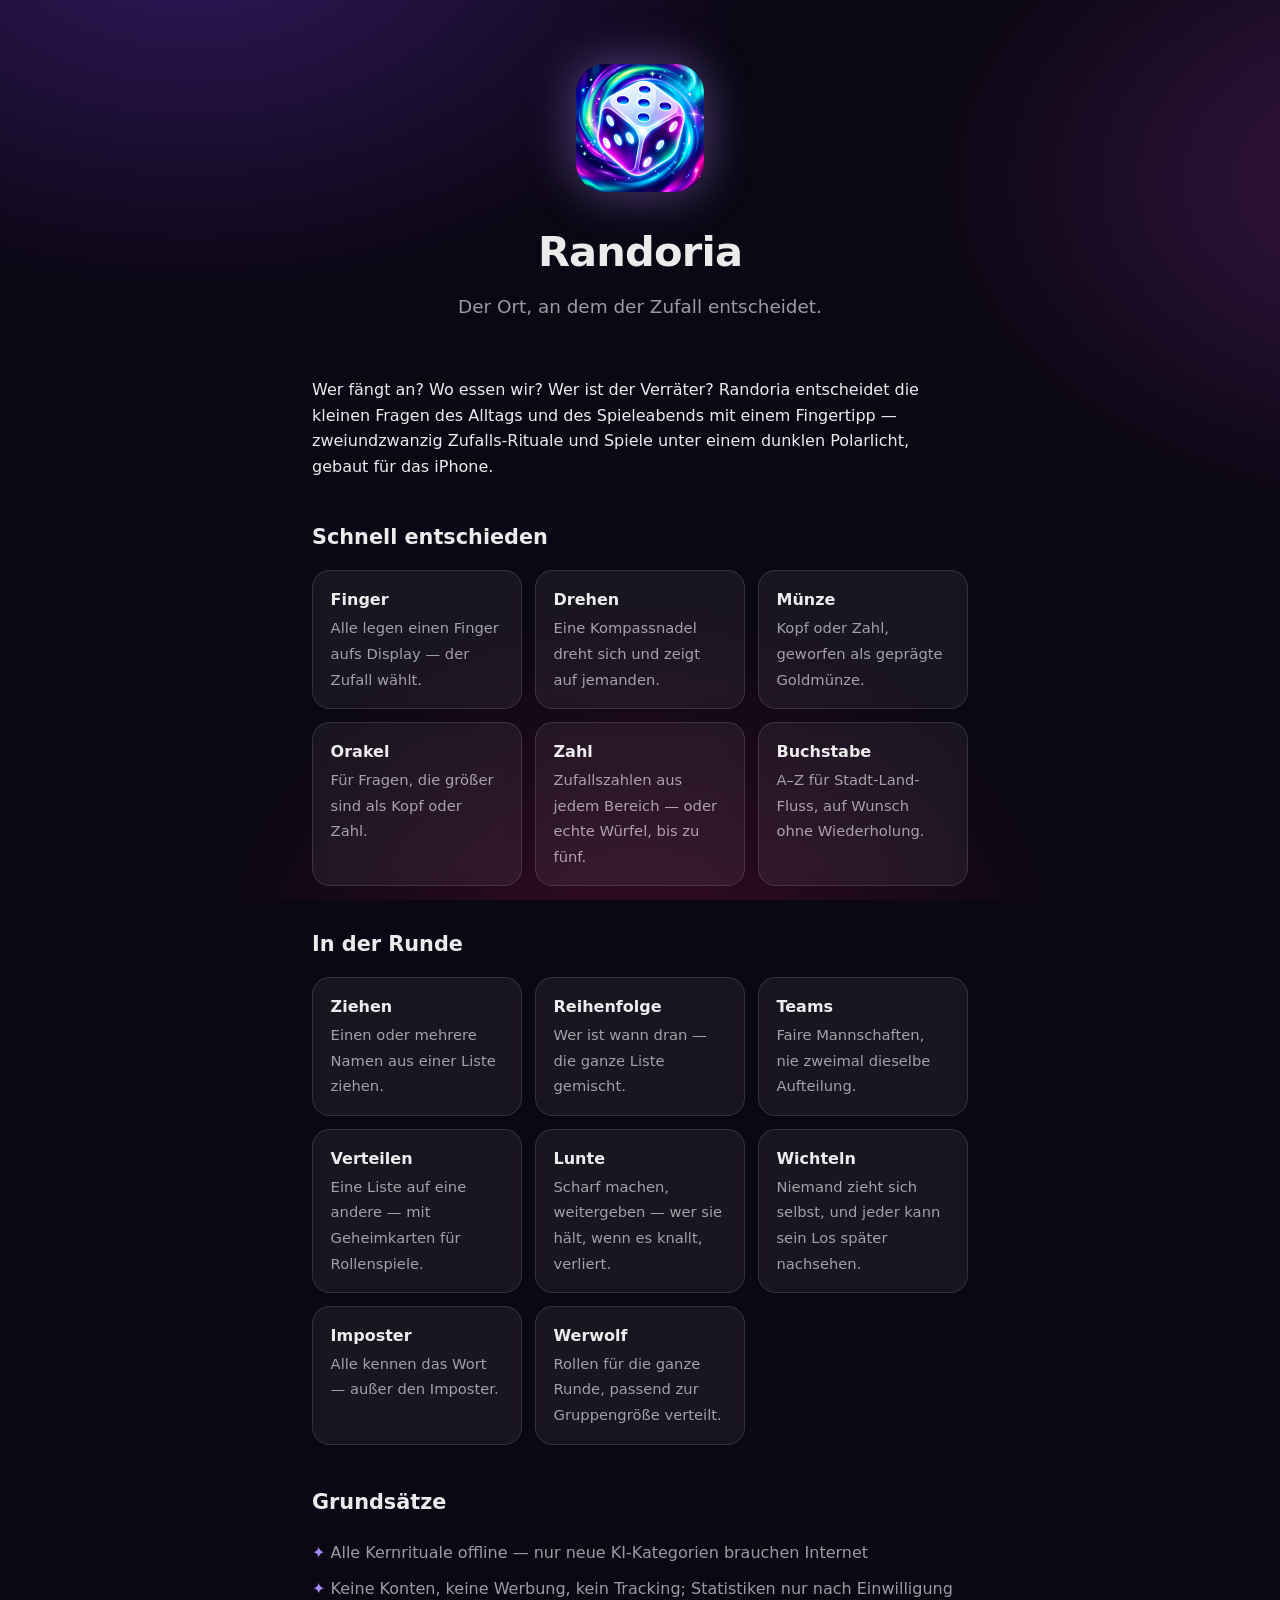
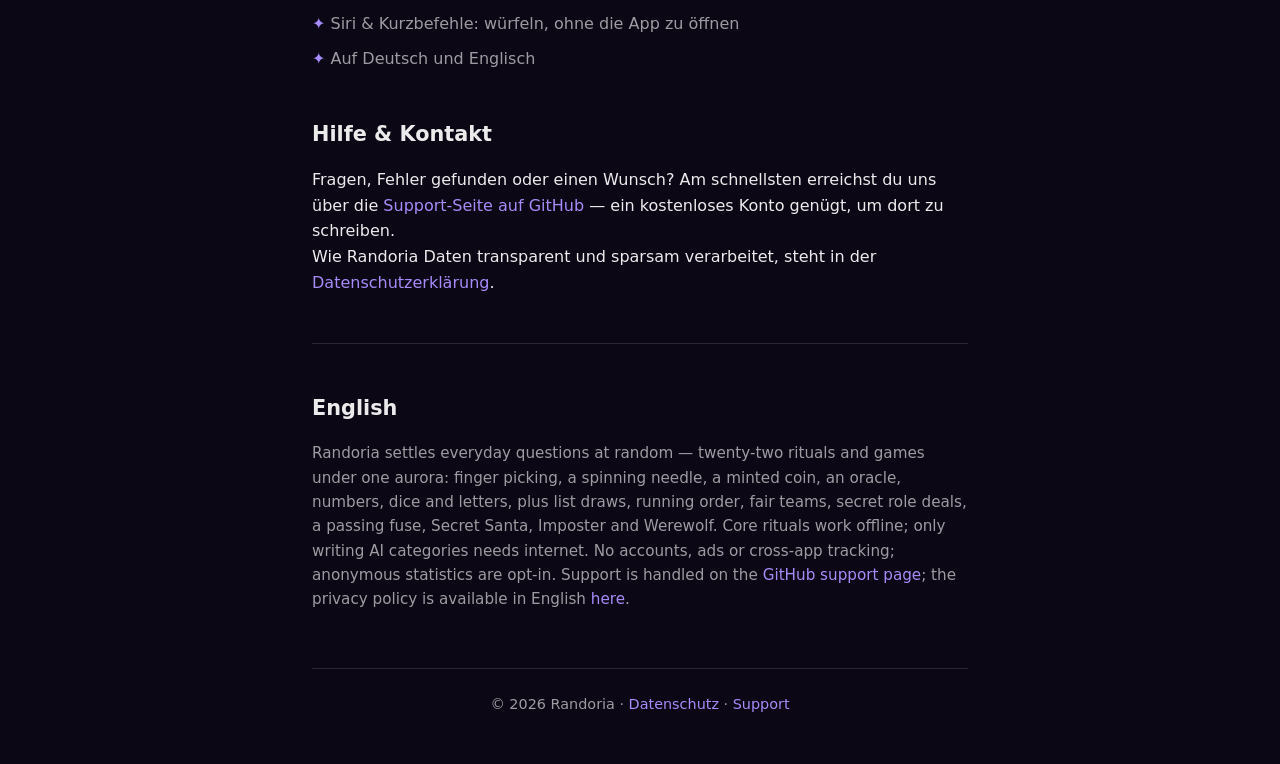
<file: index.html>
<!DOCTYPE html>
<html lang="de">
<head>
  <meta charset="utf-8">
  <meta name="viewport" content="width=device-width, initial-scale=1">
  <meta http-equiv="refresh" content="0; url=/randoria/">
  <link rel="canonical" href="https://suthi17.github.io/randoria/">
  <title>Randoria</title>
</head>
<body>
  <p><a href="/randoria/">Weiter zu Randoria</a></p>
</body>
</html>
</file>
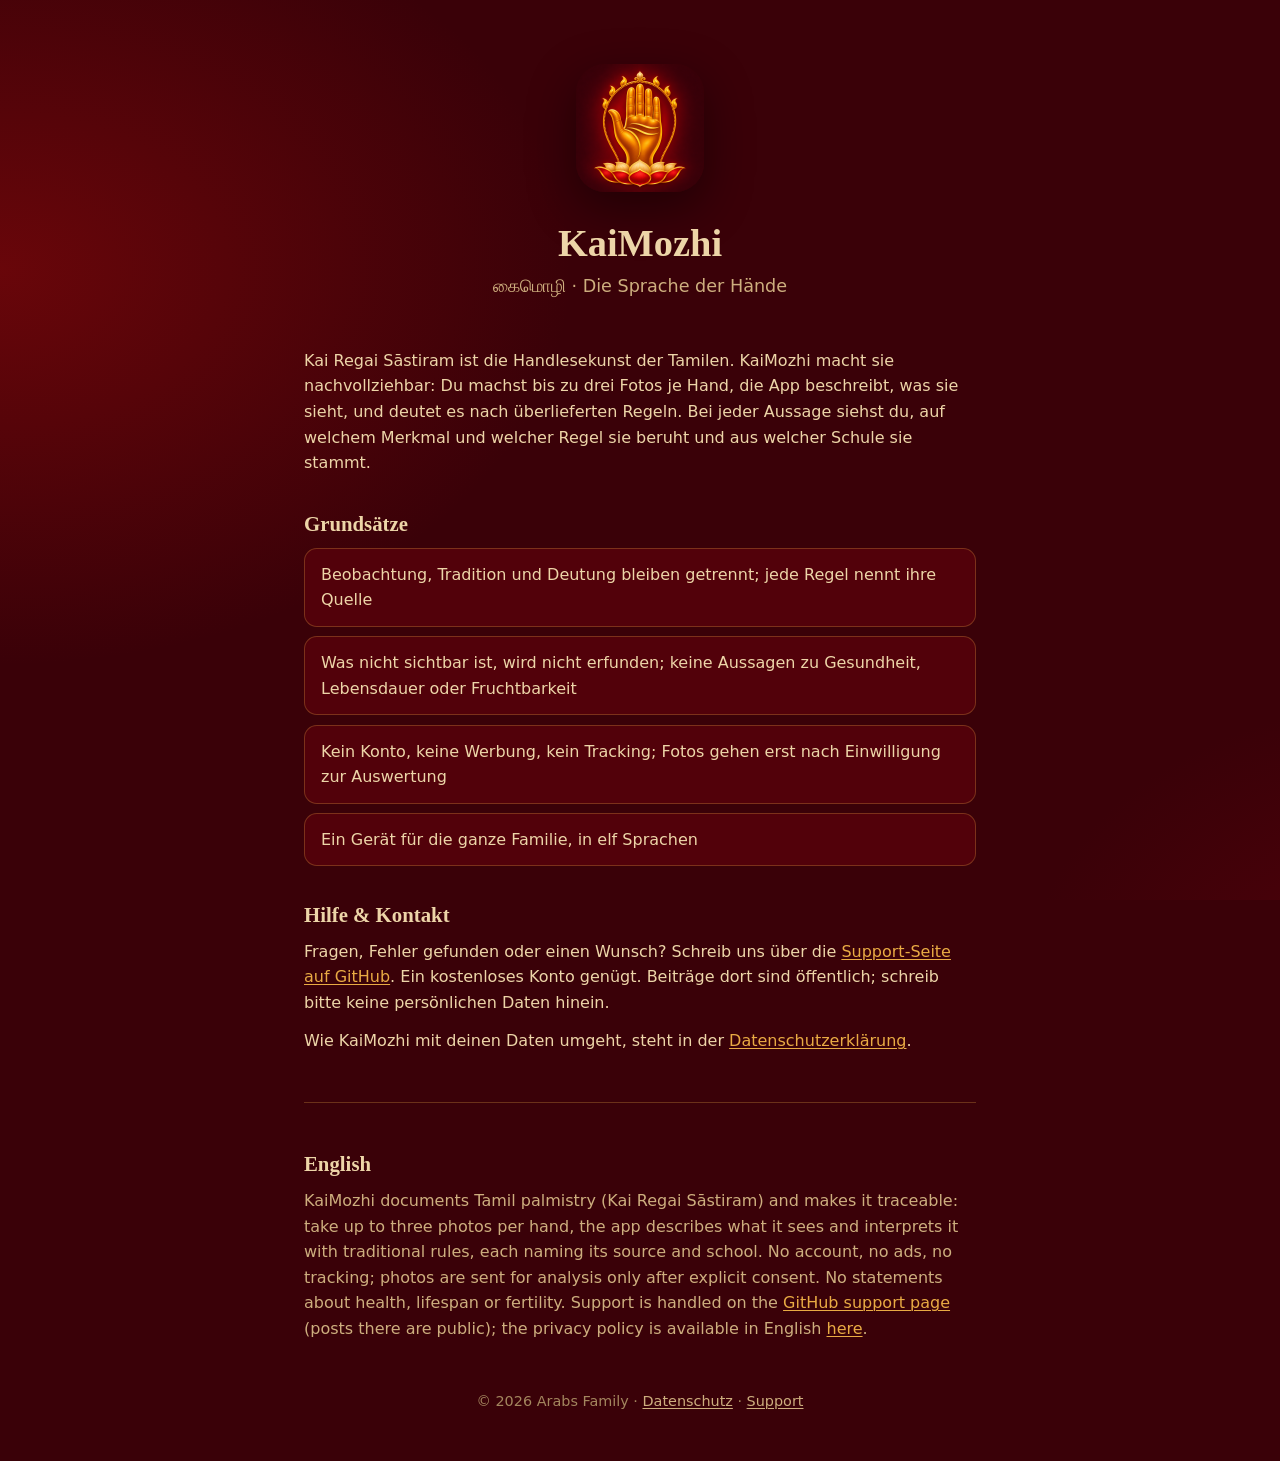
<file: kaimozhi/index.html>
<!DOCTYPE html>
<html lang="de">
<head>
  <meta charset="utf-8">
  <meta name="viewport" content="width=device-width, initial-scale=1">
  <title>KaiMozhi — Die Sprache der Hände</title>
  <meta name="description" content="KaiMozhi für iPhone: tamilische Handlesekunst (Kai Regai Sāstiram), nachvollziehbar gedeutet. Kein Konto, keine Werbung, kein Tracking.">
  <link rel="canonical" href="https://suthi17.github.io/kaimozhi/">
  <link rel="stylesheet" href="styles.css">
  <link rel="icon" href="icon.png">
</head>
<body>
  <div class="wrap">
    <header class="hero">
      <img src="icon.png" alt="KaiMozhi App-Symbol: eine goldene segnende Hand auf einem Lotus">
      <h1>KaiMozhi</h1>
      <p class="tagline">கைமொழி · Die Sprache der Hände</p>
    </header>

    <main>
      <section>
        <p>Kai Regai Sāstiram ist die Handlesekunst der Tamilen. KaiMozhi macht sie
        nachvollziehbar: Du machst bis zu drei Fotos je Hand, die App beschreibt, was
        sie sieht, und deutet es nach überlieferten Regeln. Bei jeder Aussage siehst
        du, auf welchem Merkmal und welcher Regel sie beruht und aus welcher Schule
        sie stammt.</p>
      </section>

      <section>
        <h2>Grundsätze</h2>
        <ul class="traits">
          <li>Beobachtung, Tradition und Deutung bleiben getrennt; jede Regel nennt ihre Quelle</li>
          <li>Was nicht sichtbar ist, wird nicht erfunden; keine Aussagen zu Gesundheit, Lebensdauer oder Fruchtbarkeit</li>
          <li>Kein Konto, keine Werbung, kein Tracking; Fotos gehen erst nach Einwilligung zur Auswertung</li>
          <li>Ein Gerät für die ganze Familie, in elf Sprachen</li>
        </ul>
      </section>

      <section id="support">
        <h2>Hilfe &amp; Kontakt</h2>
        <p>Fragen, Fehler gefunden oder einen Wunsch? Schreib uns über die
        <a href="https://github.com/suthi17/suthi17.github.io/issues/new?title=KaiMozhi%3A%20">Support-Seite auf GitHub</a>.
        Ein kostenloses Konto genügt. Beiträge dort sind öffentlich; schreib bitte
        keine persönlichen Daten hinein.</p>
        <p>Wie KaiMozhi mit deinen Daten umgeht, steht in der
        <a href="privacy/">Datenschutzerklärung</a>.</p>
      </section>

      <hr class="divider">

      <section lang="en">
        <h2>English</h2>
        <p class="lang-note">KaiMozhi documents Tamil palmistry (Kai Regai Sāstiram)
        and makes it traceable: take up to three photos per hand, the app describes
        what it sees and interprets it with traditional rules, each naming its source
        and school. No account, no ads, no tracking; photos are sent for analysis only
        after explicit consent. No statements about health, lifespan or fertility.
        Support is handled on the
        <a href="https://github.com/suthi17/suthi17.github.io/issues/new?title=KaiMozhi%3A%20">GitHub support page</a>
        (posts there are public); the privacy policy is available in English
        <a href="privacy/#english">here</a>.</p>
      </section>
    </main>

    <footer>
      © 2026 Arabs Family · <a href="privacy/">Datenschutz</a> · <a href="https://github.com/suthi17/suthi17.github.io/issues/new?title=KaiMozhi%3A%20">Support</a>
    </footer>
  </div>
</body>
</html>
</file>
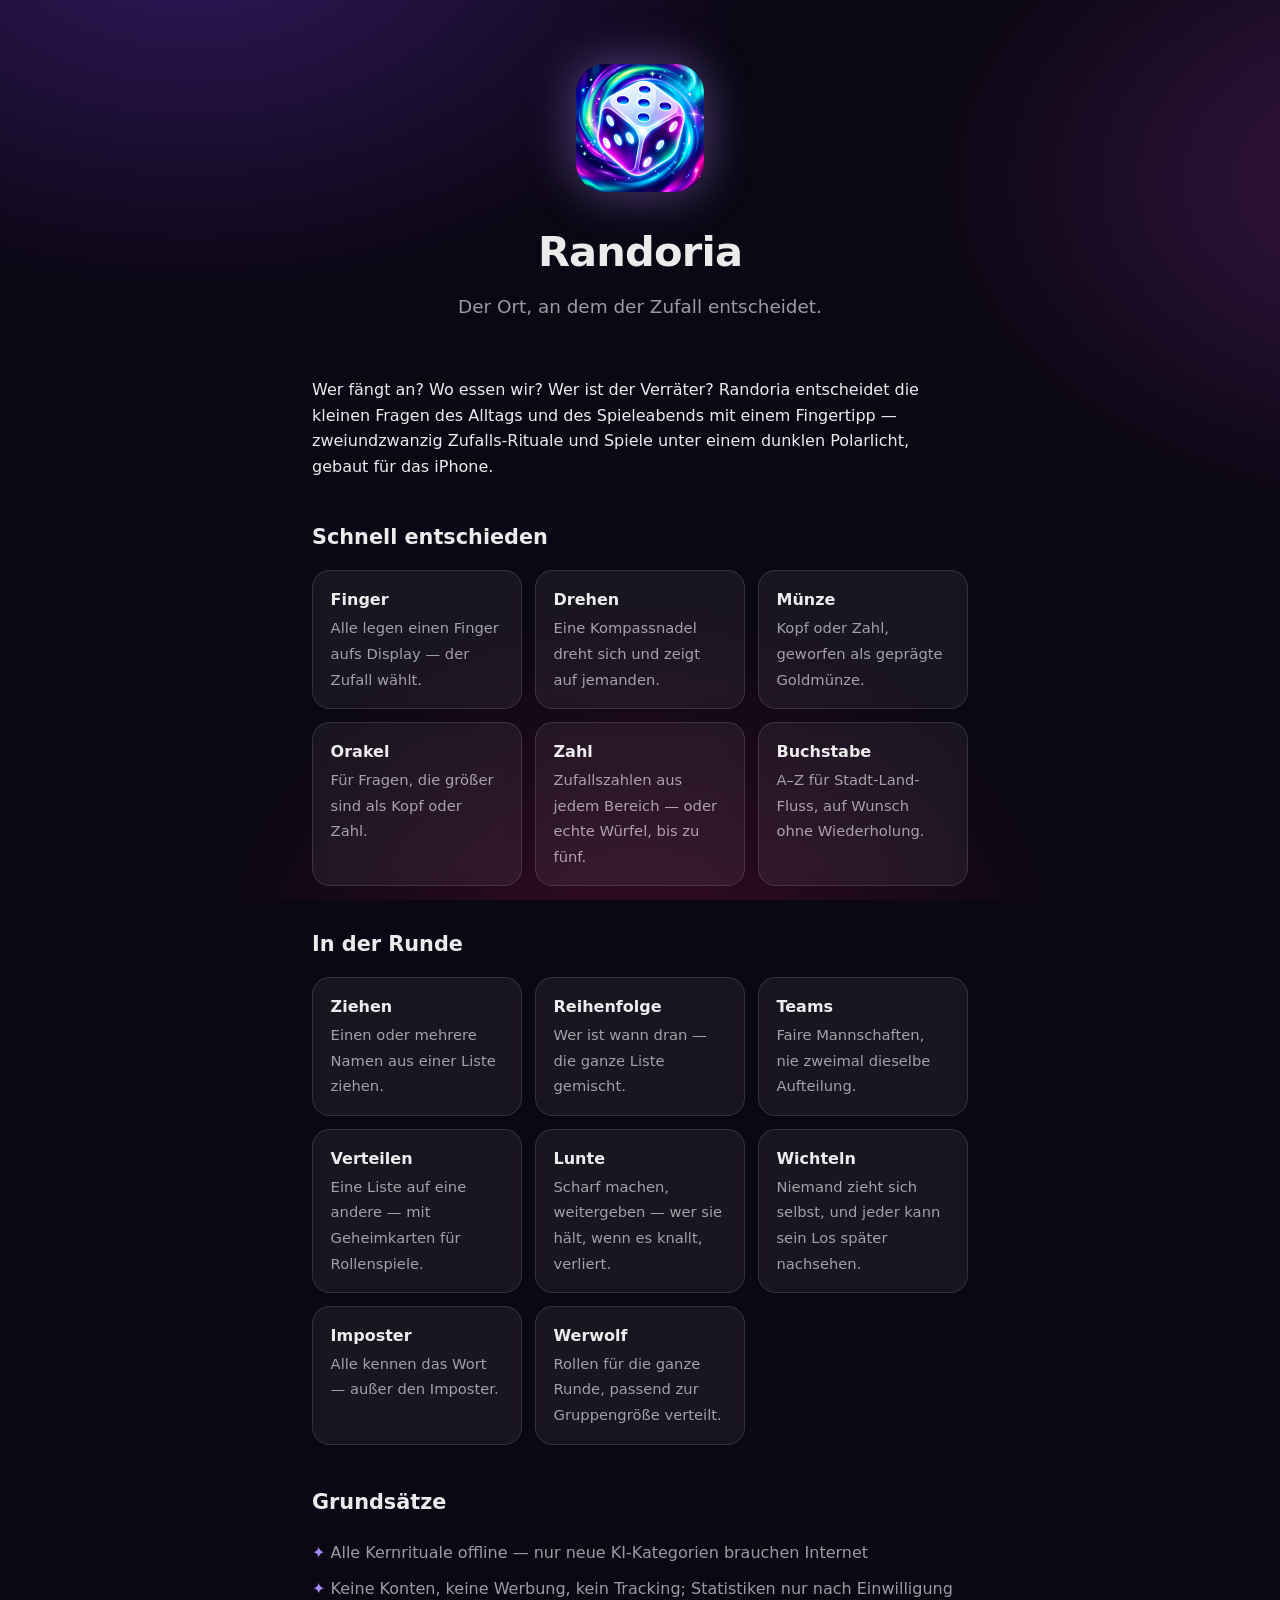
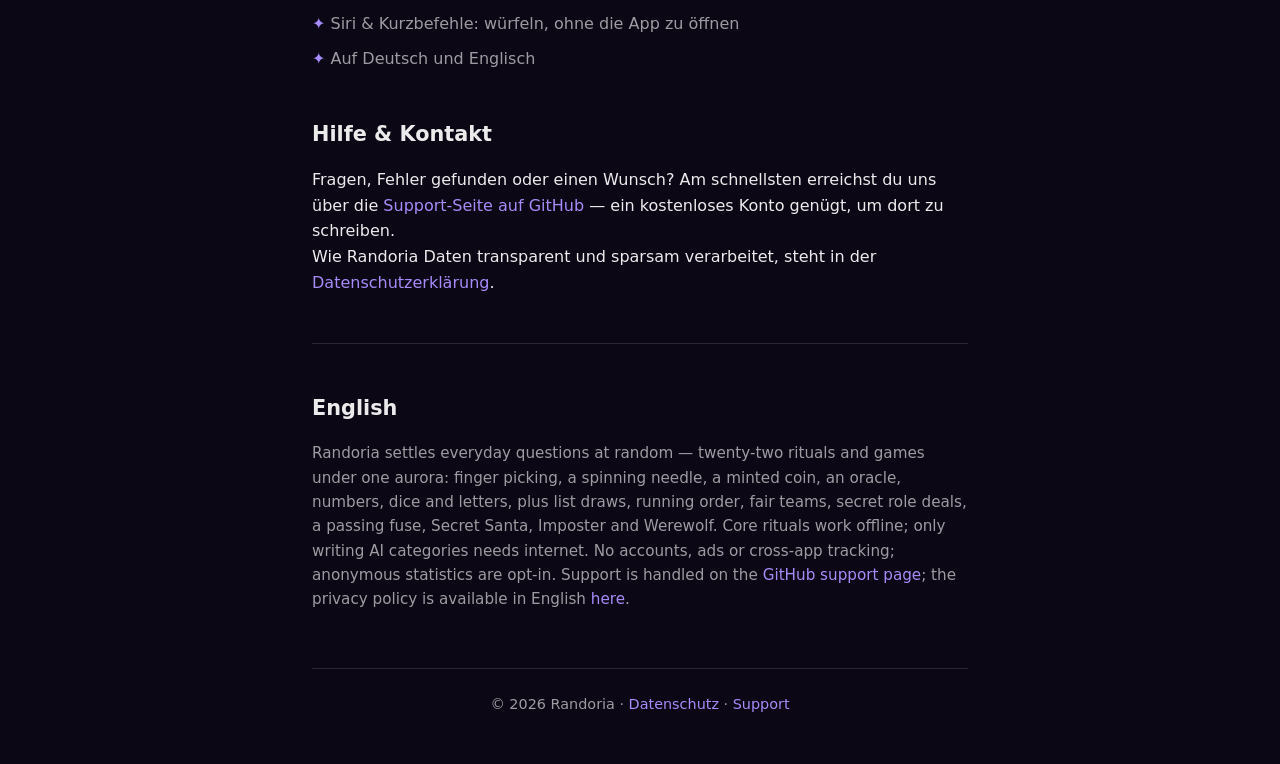
<file: randoria/index.html>
<!DOCTYPE html>
<html lang="de">
<head>
  <meta charset="utf-8">
  <meta name="viewport" content="width=device-width, initial-scale=1">
  <title>Randoria — Der Ort, an dem der Zufall entscheidet</title>
  <meta name="description" content="Randoria für iPhone: 22 Partyspiele, Zufallsrituale und Listenwerkzeuge — ohne Konto, Werbung oder Tracking.">
  <link rel="canonical" href="https://suthi17.github.io/randoria/">
  <link rel="stylesheet" href="styles.css">
  <link rel="icon" href="icon.png">
</head>
<body>
  <div class="wrap">
    <header class="hero">
      <img src="icon.png" alt="Randoria App-Icon: ein leuchtender Würfel vor Polarlicht">
      <h1>Randoria</h1>
      <p class="tagline">Der Ort, an dem der Zufall entscheidet.</p>
    </header>

    <main>
      <section>
        <p>Wer fängt an? Wo essen wir? Wer ist der Verräter? Randoria entscheidet
        die kleinen Fragen des Alltags und des Spieleabends mit einem Fingertipp —
        zweiundzwanzig Zufalls-Rituale und Spiele unter einem dunklen Polarlicht, gebaut für das
        iPhone.</p>
      </section>

      <section>
        <h2>Schnell entschieden</h2>
        <div class="modes">
          <div class="card"><strong>Finger</strong><span>Alle legen einen Finger aufs Display — der Zufall wählt.</span></div>
          <div class="card"><strong>Drehen</strong><span>Eine Kompassnadel dreht sich und zeigt auf jemanden.</span></div>
          <div class="card"><strong>Münze</strong><span>Kopf oder Zahl, geworfen als geprägte Goldmünze.</span></div>
          <div class="card"><strong>Orakel</strong><span>Für Fragen, die größer sind als Kopf oder Zahl.</span></div>
          <div class="card"><strong>Zahl</strong><span>Zufallszahlen aus jedem Bereich — oder echte Würfel, bis zu fünf.</span></div>
          <div class="card"><strong>Buchstabe</strong><span>A–Z für Stadt-Land-Fluss, auf Wunsch ohne Wiederholung.</span></div>
        </div>
      </section>

      <section>
        <h2>In der Runde</h2>
        <div class="modes">
          <div class="card"><strong>Ziehen</strong><span>Einen oder mehrere Namen aus einer Liste ziehen.</span></div>
          <div class="card"><strong>Reihenfolge</strong><span>Wer ist wann dran — die ganze Liste gemischt.</span></div>
          <div class="card"><strong>Teams</strong><span>Faire Mannschaften, nie zweimal dieselbe Aufteilung.</span></div>
          <div class="card"><strong>Verteilen</strong><span>Eine Liste auf eine andere — mit Geheimkarten für Rollenspiele.</span></div>
          <div class="card"><strong>Lunte</strong><span>Scharf machen, weitergeben — wer sie hält, wenn es knallt, verliert.</span></div>
          <div class="card"><strong>Wichteln</strong><span>Niemand zieht sich selbst, und jeder kann sein Los später nachsehen.</span></div>
          <div class="card"><strong>Imposter</strong><span>Alle kennen das Wort — außer den Imposter.</span></div>
          <div class="card"><strong>Werwolf</strong><span>Rollen für die ganze Runde, passend zur Gruppengröße verteilt.</span></div>
        </div>
      </section>

      <section>
        <h2>Grundsätze</h2>
        <ul class="traits">
          <li>Alle Kernrituale offline — nur neue KI-Kategorien brauchen Internet</li>
          <li>Keine Konten, keine Werbung, kein Tracking; Statistiken nur nach Einwilligung</li>
          <li>Siri &amp; Kurzbefehle: würfeln, ohne die App zu öffnen</li>
          <li>Auf Deutsch und Englisch</li>
        </ul>
      </section>

      <section id="support">
        <h2>Hilfe &amp; Kontakt</h2>
        <p>Fragen, Fehler gefunden oder einen Wunsch? Am schnellsten erreichst du
        uns über die <a href="https://github.com/suthi17/suthi17.github.io/issues/new">Support-Seite auf GitHub</a> —
        ein kostenloses Konto genügt, um dort zu schreiben.</p>
        <p>Wie Randoria Daten transparent und sparsam verarbeitet, steht in der
        <a href="privacy/">Datenschutzerklärung</a>.</p>
      </section>

      <hr class="divider">

      <section lang="en">
        <h2>English</h2>
        <p class="lang-note">Randoria settles everyday questions at random —
        twenty-two rituals and games under one aurora: finger picking, a spinning needle, a
        minted coin, an oracle, numbers, dice and letters, plus list draws,
        running order, fair teams, secret role deals, a passing fuse, Secret
        Santa, Imposter and Werewolf. Core rituals work offline; only writing
        AI categories needs internet. No accounts, ads or cross-app tracking;
        anonymous statistics are opt-in.
        Support is handled on the
        <a href="https://github.com/suthi17/suthi17.github.io/issues/new">GitHub support page</a>;
        the privacy policy is available in English <a href="privacy/#english">here</a>.</p>
      </section>
    </main>

    <footer>
      © 2026 Randoria · <a href="privacy/">Datenschutz</a> · <a href="https://github.com/suthi17/suthi17.github.io/issues/new">Support</a>
    </footer>
  </div>
</body>
</html>
</file>
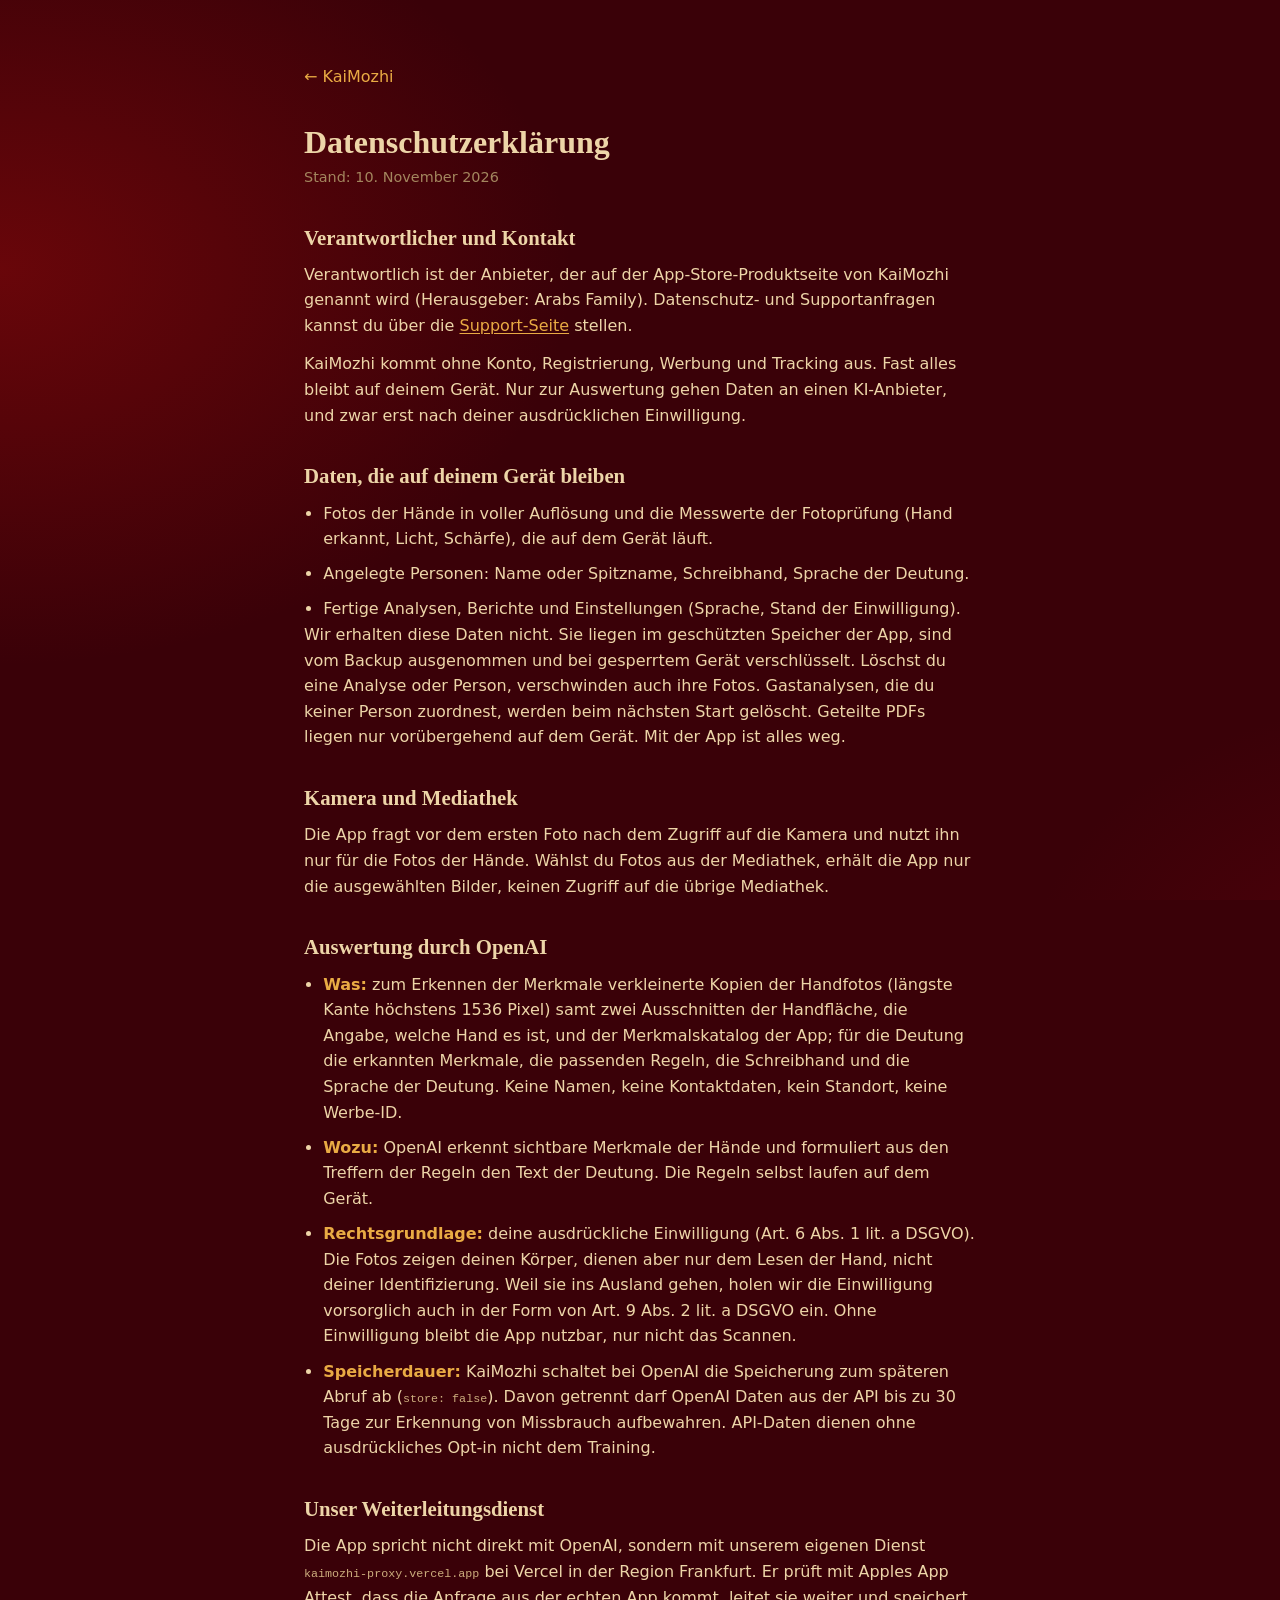
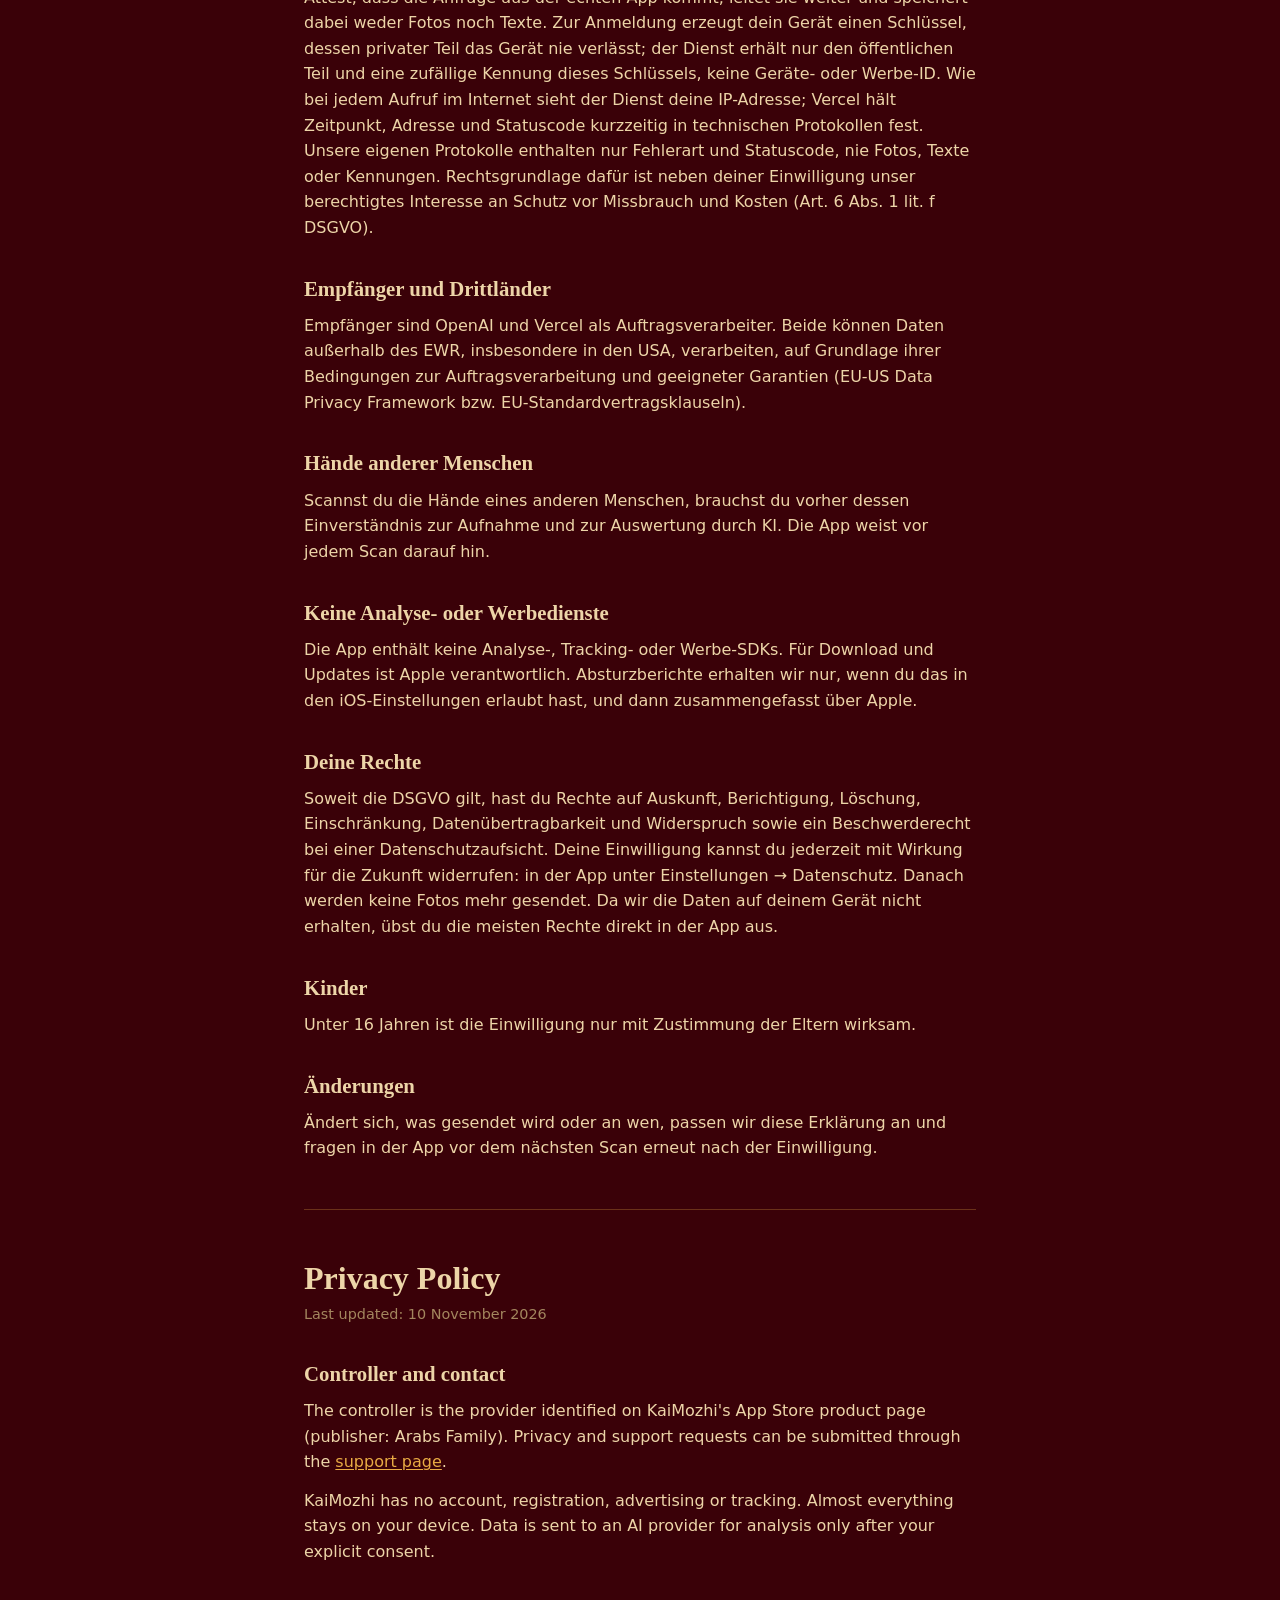
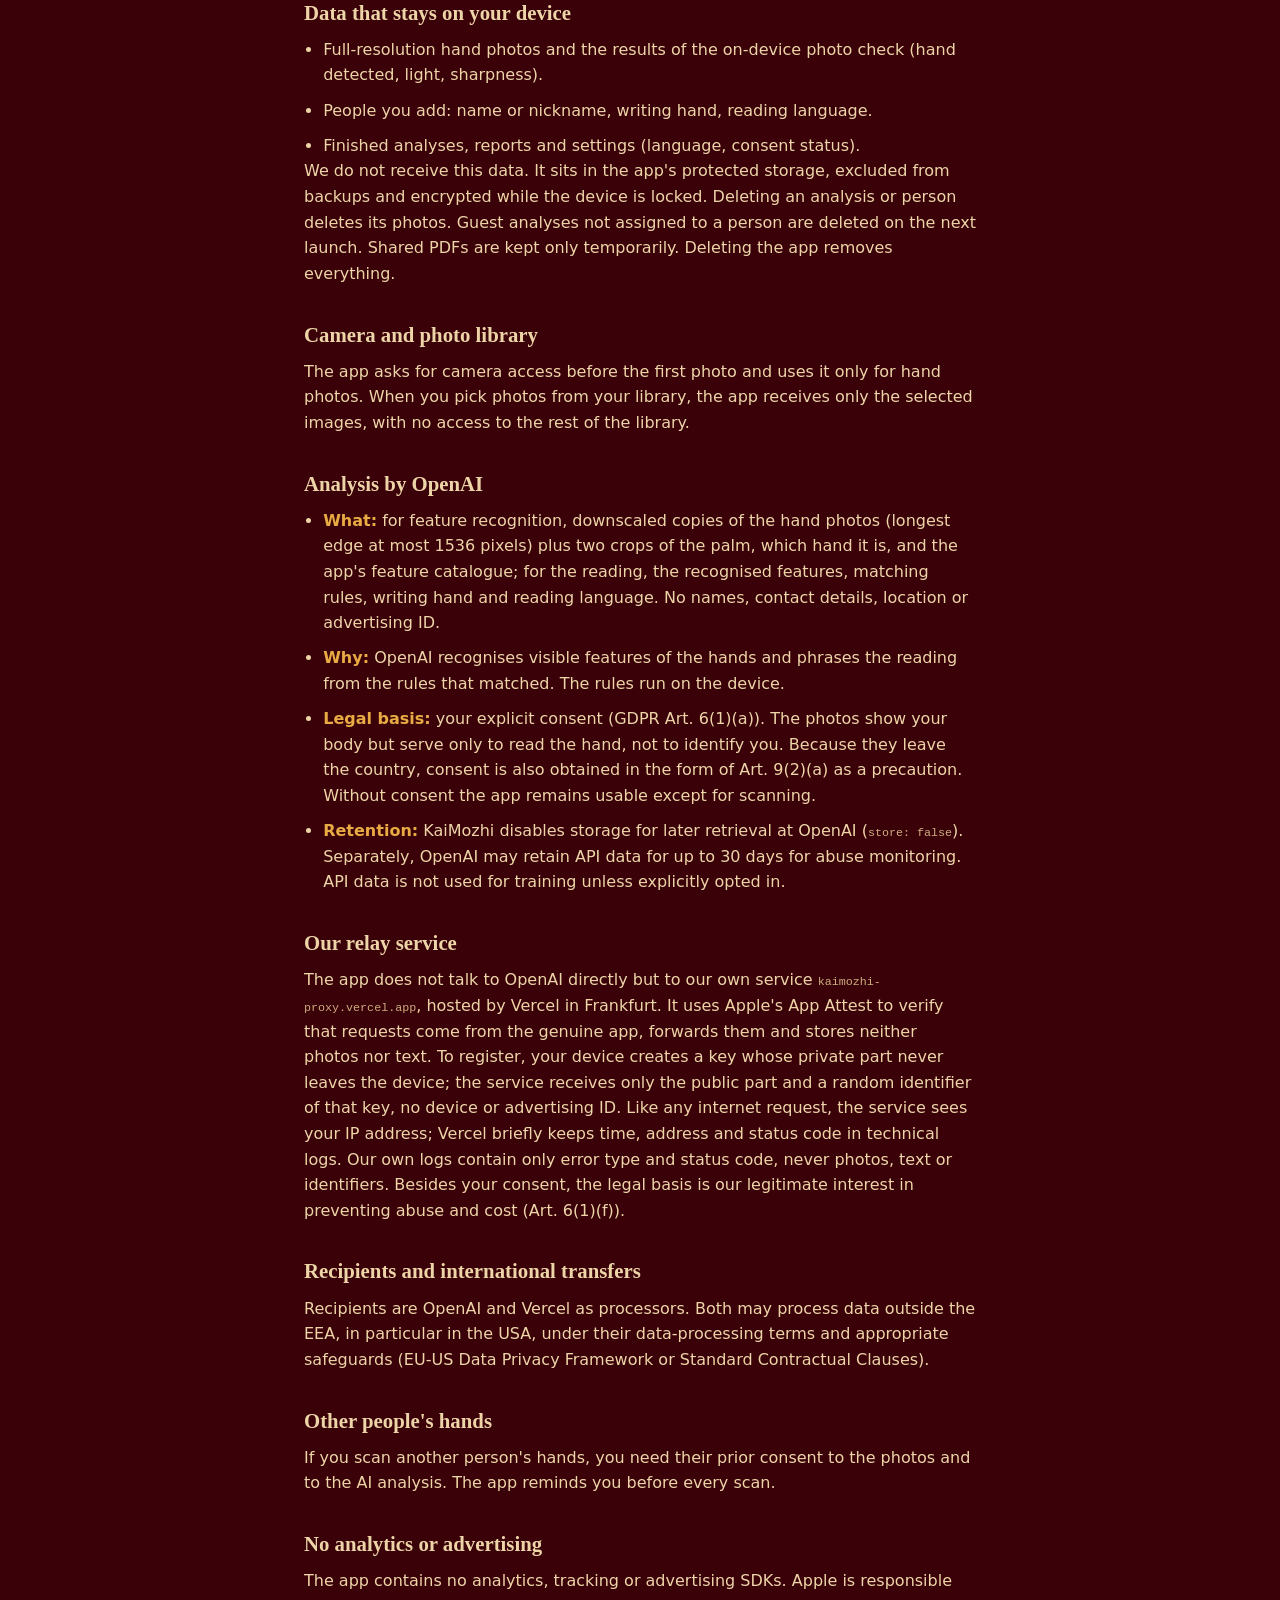
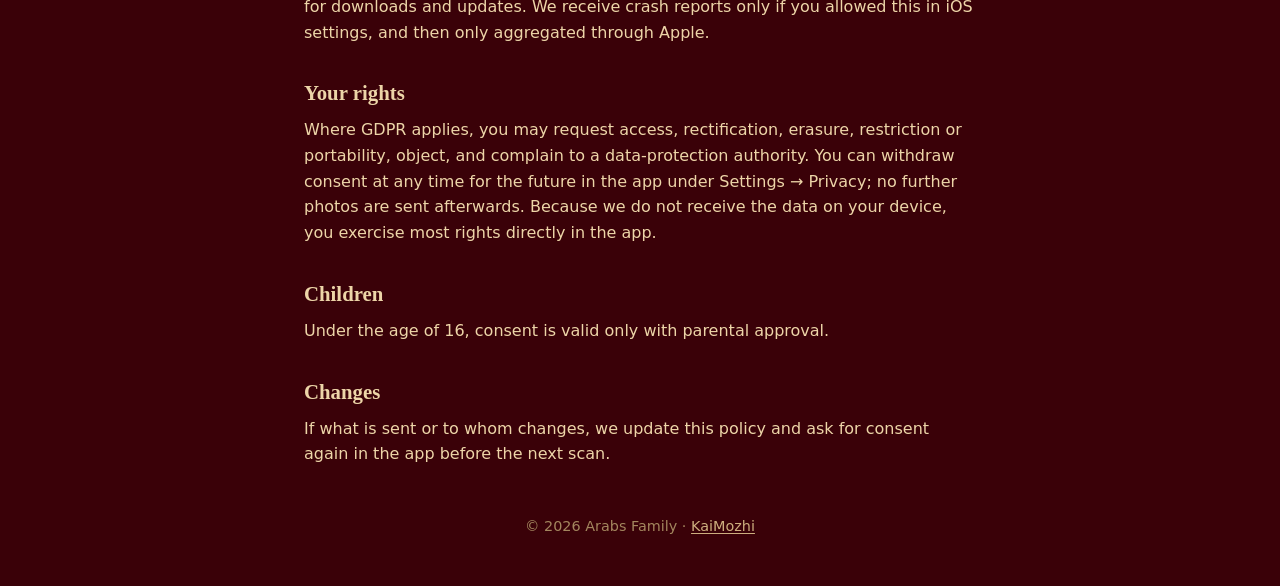
<file: kaimozhi/privacy/index.html>
<!DOCTYPE html>
<html lang="de">
<head>
  <meta charset="utf-8">
  <meta name="viewport" content="width=device-width, initial-scale=1">
  <title>Datenschutz — KaiMozhi</title>
  <meta name="description" content="Datenschutzerklärung der KaiMozhi-App: kein Konto, keine Werbung, kein Tracking; Handfotos gehen erst nach ausdrücklicher Einwilligung zur Auswertung an OpenAI.">
  <link rel="canonical" href="https://suthi17.github.io/kaimozhi/privacy/">
  <link rel="stylesheet" href="../styles.css">
  <link rel="icon" href="../icon.png">
</head>
<body>
  <div class="wrap">
    <a class="back" href="../">← KaiMozhi</a>

    <article>
      <h1>Datenschutzerklärung</h1>
      <p class="updated">Stand: 10. November 2026</p>

      <h2>Verantwortlicher und Kontakt</h2>
      <p>Verantwortlich ist der Anbieter, der auf der App-Store-Produktseite von
      KaiMozhi genannt wird (Herausgeber: Arabs Family). Datenschutz- und
      Supportanfragen kannst du über die <a href="../#support">Support-Seite</a>
      stellen.</p>

      <p>KaiMozhi kommt ohne Konto, Registrierung, Werbung und Tracking aus. Fast
      alles bleibt auf deinem Gerät. Nur zur Auswertung gehen Daten an einen
      KI-Anbieter, und zwar erst nach deiner ausdrücklichen Einwilligung.</p>

      <h2>Daten, die auf deinem Gerät bleiben</h2>
      <ul>
        <li>Fotos der Hände in voller Auflösung und die Messwerte der Fotoprüfung
        (Hand erkannt, Licht, Schärfe), die auf dem Gerät läuft.</li>
        <li>Angelegte Personen: Name oder Spitzname, Schreibhand, Sprache der Deutung.</li>
        <li>Fertige Analysen, Berichte und Einstellungen (Sprache, Stand der Einwilligung).</li>
      </ul>
      <p>Wir erhalten diese Daten nicht. Sie liegen im geschützten Speicher der App,
      sind vom Backup ausgenommen und bei gesperrtem Gerät verschlüsselt. Löschst du
      eine Analyse oder Person, verschwinden auch ihre Fotos. Gastanalysen, die du
      keiner Person zuordnest, werden beim nächsten Start gelöscht. Geteilte PDFs
      liegen nur vorübergehend auf dem Gerät. Mit der App ist alles weg.</p>

      <h2>Kamera und Mediathek</h2>
      <p>Die App fragt vor dem ersten Foto nach dem Zugriff auf die Kamera und nutzt
      ihn nur für die Fotos der Hände. Wählst du Fotos aus der Mediathek, erhält die
      App nur die ausgewählten Bilder, keinen Zugriff auf die übrige Mediathek.</p>

      <h2>Auswertung durch OpenAI</h2>
      <ul>
        <li><strong>Was:</strong> zum Erkennen der Merkmale verkleinerte Kopien der
        Handfotos (längste Kante höchstens 1536 Pixel) samt zwei Ausschnitten der
        Handfläche, die Angabe, welche Hand es ist, und der Merkmalskatalog der App;
        für die Deutung die erkannten Merkmale, die passenden Regeln, die Schreibhand
        und die Sprache der Deutung. Keine Namen, keine Kontaktdaten, kein Standort,
        keine Werbe-ID.</li>
        <li><strong>Wozu:</strong> OpenAI erkennt sichtbare Merkmale der Hände und
        formuliert aus den Treffern der Regeln den Text der Deutung. Die Regeln
        selbst laufen auf dem Gerät.</li>
        <li><strong>Rechtsgrundlage:</strong> deine ausdrückliche Einwilligung
        (Art. 6 Abs. 1 lit. a DSGVO). Die Fotos zeigen deinen Körper, dienen aber nur
        dem Lesen der Hand, nicht deiner Identifizierung. Weil sie ins Ausland gehen,
        holen wir die Einwilligung vorsorglich auch in der Form von Art. 9 Abs. 2
        lit. a DSGVO ein. Ohne Einwilligung bleibt die App nutzbar, nur nicht das
        Scannen.</li>
        <li><strong>Speicherdauer:</strong> KaiMozhi schaltet bei OpenAI die
        Speicherung zum späteren Abruf ab (<code>store: false</code>). Davon getrennt
        darf OpenAI Daten aus der API bis zu 30 Tage zur Erkennung von Missbrauch
        aufbewahren. API-Daten dienen ohne ausdrückliches Opt-in nicht dem Training.</li>
      </ul>

      <h2>Unser Weiterleitungsdienst</h2>
      <p>Die App spricht nicht direkt mit OpenAI, sondern mit unserem eigenen Dienst
      <code>kaimozhi-proxy.vercel.app</code> bei Vercel in der Region Frankfurt. Er
      prüft mit Apples App Attest, dass die Anfrage aus der echten App kommt, leitet
      sie weiter und speichert dabei weder Fotos noch Texte. Zur Anmeldung erzeugt
      dein Gerät einen Schlüssel, dessen privater Teil das Gerät nie verlässt; der
      Dienst erhält nur den öffentlichen Teil und eine zufällige Kennung dieses
      Schlüssels, keine Geräte- oder Werbe-ID. Wie bei jedem Aufruf im Internet sieht
      der Dienst deine IP-Adresse; Vercel hält Zeitpunkt, Adresse und Statuscode
      kurzzeitig in technischen Protokollen fest. Unsere eigenen Protokolle enthalten
      nur Fehlerart und Statuscode, nie Fotos, Texte oder Kennungen. Rechtsgrundlage
      dafür ist neben deiner Einwilligung unser berechtigtes Interesse an Schutz vor
      Missbrauch und Kosten (Art. 6 Abs. 1 lit. f DSGVO).</p>

      <h2>Empfänger und Drittländer</h2>
      <p>Empfänger sind OpenAI und Vercel als Auftragsverarbeiter. Beide können Daten
      außerhalb des EWR, insbesondere in den USA, verarbeiten, auf Grundlage ihrer
      Bedingungen zur Auftragsverarbeitung und geeigneter Garantien
      (EU-US Data Privacy Framework bzw. EU-Standardvertragsklauseln).</p>

      <h2>Hände anderer Menschen</h2>
      <p>Scannst du die Hände eines anderen Menschen, brauchst du vorher dessen
      Einverständnis zur Aufnahme und zur Auswertung durch KI. Die App weist vor
      jedem Scan darauf hin.</p>

      <h2>Keine Analyse- oder Werbedienste</h2>
      <p>Die App enthält keine Analyse-, Tracking- oder Werbe-SDKs. Für Download und
      Updates ist Apple verantwortlich. Absturzberichte erhalten wir nur, wenn du das
      in den iOS-Einstellungen erlaubt hast, und dann zusammengefasst über Apple.</p>

      <h2>Deine Rechte</h2>
      <p>Soweit die DSGVO gilt, hast du Rechte auf Auskunft, Berichtigung, Löschung,
      Einschränkung, Datenübertragbarkeit und Widerspruch sowie ein Beschwerderecht
      bei einer Datenschutzaufsicht. Deine Einwilligung kannst du jederzeit mit
      Wirkung für die Zukunft widerrufen: in der App unter Einstellungen →
      Datenschutz. Danach werden keine Fotos mehr gesendet. Da wir die Daten auf
      deinem Gerät nicht erhalten, übst du die meisten Rechte direkt in der App aus.</p>

      <h2>Kinder</h2>
      <p>Unter 16 Jahren ist die Einwilligung nur mit Zustimmung der Eltern wirksam.</p>

      <h2>Änderungen</h2>
      <p>Ändert sich, was gesendet wird oder an wen, passen wir diese Erklärung an und
      fragen in der App vor dem nächsten Scan erneut nach der Einwilligung.</p>
    </article>

    <hr class="divider">

    <article lang="en" id="english">
      <h1>Privacy Policy</h1>
      <p class="updated">Last updated: 10 November 2026</p>

      <h2>Controller and contact</h2>
      <p>The controller is the provider identified on KaiMozhi's App Store product
      page (publisher: Arabs Family). Privacy and support requests can be submitted
      through the <a href="../#support">support page</a>.</p>

      <p>KaiMozhi has no account, registration, advertising or tracking. Almost
      everything stays on your device. Data is sent to an AI provider for analysis
      only after your explicit consent.</p>

      <h2>Data that stays on your device</h2>
      <ul>
        <li>Full-resolution hand photos and the results of the on-device photo check
        (hand detected, light, sharpness).</li>
        <li>People you add: name or nickname, writing hand, reading language.</li>
        <li>Finished analyses, reports and settings (language, consent status).</li>
      </ul>
      <p>We do not receive this data. It sits in the app's protected storage,
      excluded from backups and encrypted while the device is locked. Deleting an
      analysis or person deletes its photos. Guest analyses not assigned to a person
      are deleted on the next launch. Shared PDFs are kept only temporarily.
      Deleting the app removes everything.</p>

      <h2>Camera and photo library</h2>
      <p>The app asks for camera access before the first photo and uses it only for
      hand photos. When you pick photos from your library, the app receives only the
      selected images, with no access to the rest of the library.</p>

      <h2>Analysis by OpenAI</h2>
      <ul>
        <li><strong>What:</strong> for feature recognition, downscaled copies of the
        hand photos (longest edge at most 1536 pixels) plus two crops of the palm,
        which hand it is, and the app's feature catalogue; for the reading, the
        recognised features, matching rules, writing hand and reading language. No
        names, contact details, location or advertising ID.</li>
        <li><strong>Why:</strong> OpenAI recognises visible features of the hands and
        phrases the reading from the rules that matched. The rules run on the
        device.</li>
        <li><strong>Legal basis:</strong> your explicit consent (GDPR Art. 6(1)(a)).
        The photos show your body but serve only to read the hand, not to identify
        you. Because they leave the country, consent is also obtained in the form of
        Art. 9(2)(a) as a precaution. Without consent the app remains usable except
        for scanning.</li>
        <li><strong>Retention:</strong> KaiMozhi disables storage for later retrieval
        at OpenAI (<code>store: false</code>). Separately, OpenAI may retain API data
        for up to 30 days for abuse monitoring. API data is not used for training
        unless explicitly opted in.</li>
      </ul>

      <h2>Our relay service</h2>
      <p>The app does not talk to OpenAI directly but to our own service
      <code>kaimozhi-proxy.vercel.app</code>, hosted by Vercel in Frankfurt. It uses
      Apple's App Attest to verify that requests come from the genuine app, forwards
      them and stores neither photos nor text. To register, your device creates a key
      whose private part never leaves the device; the service receives only the
      public part and a random identifier of that key, no device or advertising ID.
      Like any internet request, the service sees your IP address; Vercel briefly
      keeps time, address and status code in technical logs. Our own logs contain
      only error type and status code, never photos, text or identifiers. Besides
      your consent, the legal basis is our legitimate interest in preventing abuse
      and cost (Art. 6(1)(f)).</p>

      <h2>Recipients and international transfers</h2>
      <p>Recipients are OpenAI and Vercel as processors. Both may process data
      outside the EEA, in particular in the USA, under their data-processing terms
      and appropriate safeguards (EU-US Data Privacy Framework or Standard
      Contractual Clauses).</p>

      <h2>Other people's hands</h2>
      <p>If you scan another person's hands, you need their prior consent to the
      photos and to the AI analysis. The app reminds you before every scan.</p>

      <h2>No analytics or advertising</h2>
      <p>The app contains no analytics, tracking or advertising SDKs. Apple is
      responsible for downloads and updates. We receive crash reports only if you
      allowed this in iOS settings, and then only aggregated through Apple.</p>

      <h2>Your rights</h2>
      <p>Where GDPR applies, you may request access, rectification, erasure,
      restriction or portability, object, and complain to a data-protection
      authority. You can withdraw consent at any time for the future in the app
      under Settings → Privacy; no further photos are sent afterwards. Because we do
      not receive the data on your device, you exercise most rights directly in the
      app.</p>

      <h2>Children</h2>
      <p>Under the age of 16, consent is valid only with parental approval.</p>

      <h2>Changes</h2>
      <p>If what is sent or to whom changes, we update this policy and ask for
      consent again in the app before the next scan.</p>
    </article>

    <footer>© 2026 Arabs Family · <a href="../">KaiMozhi</a></footer>
  </div>
</body>
</html>
</file>
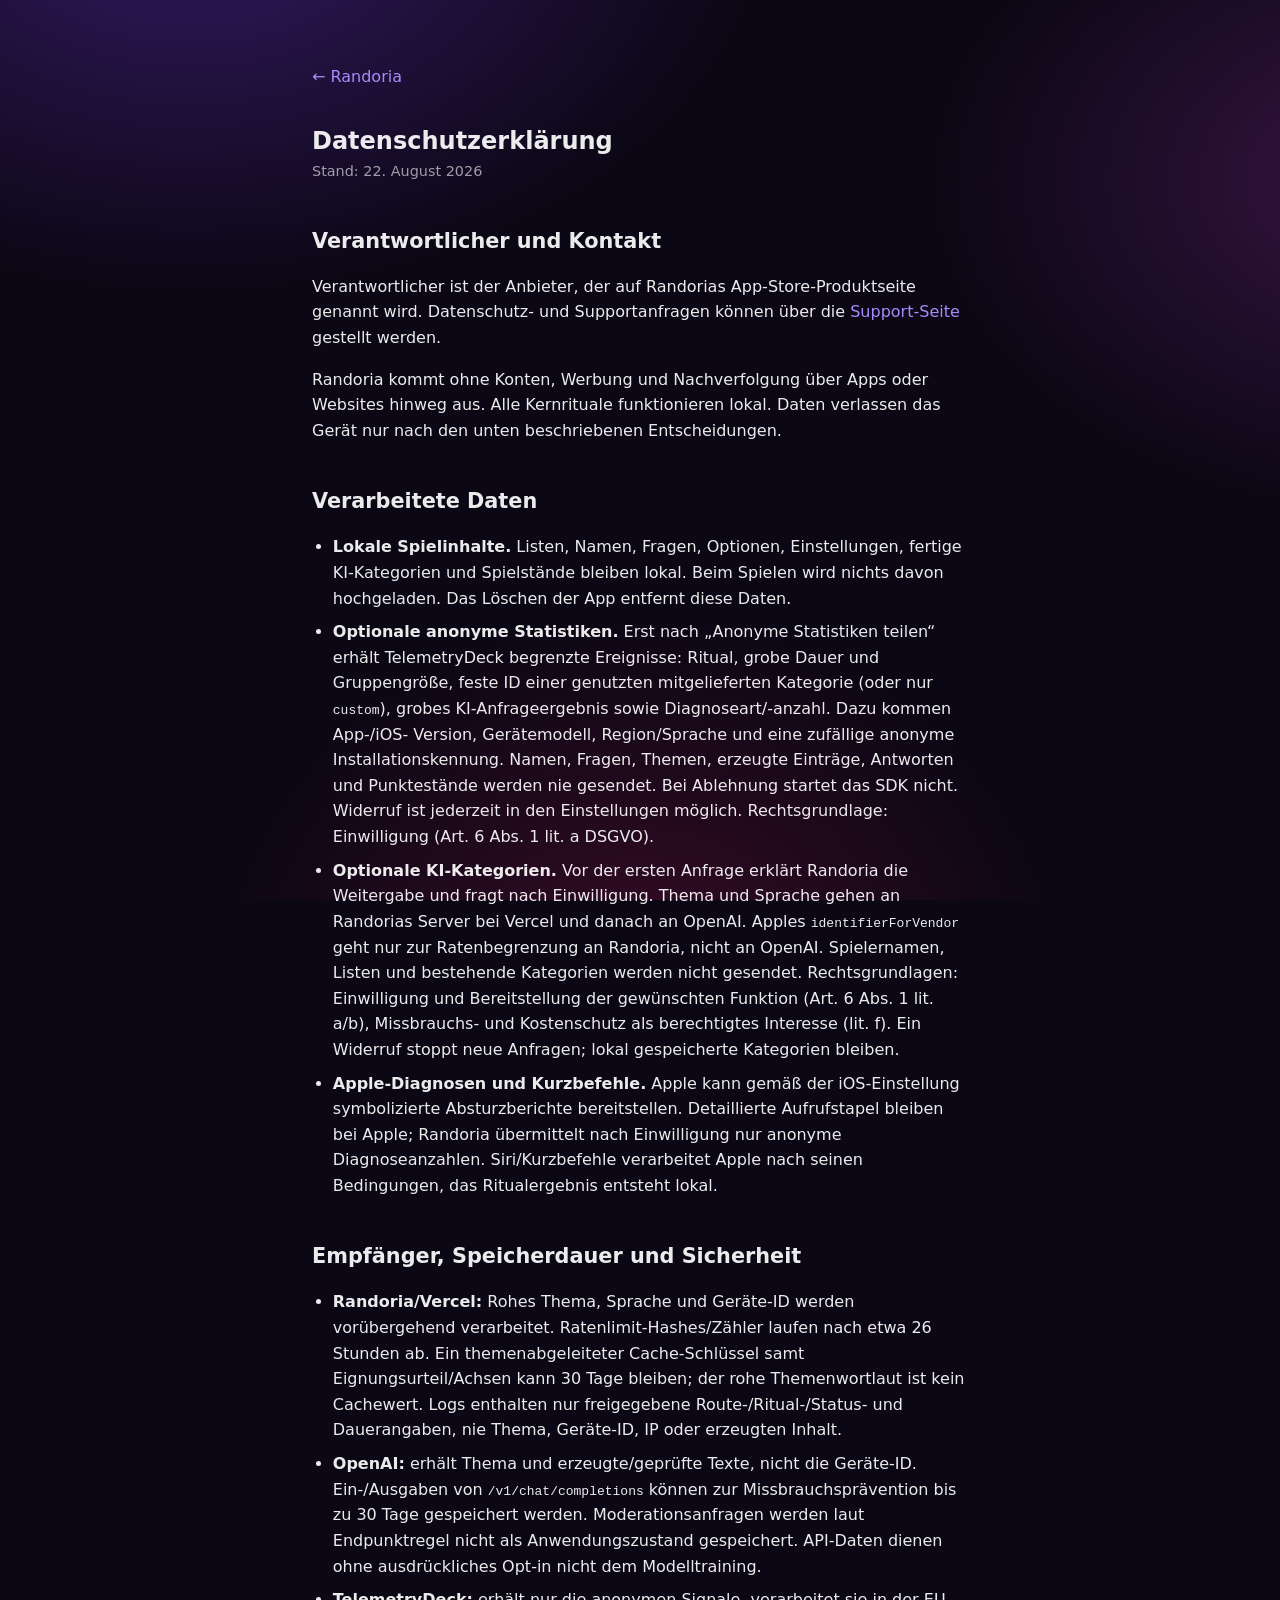
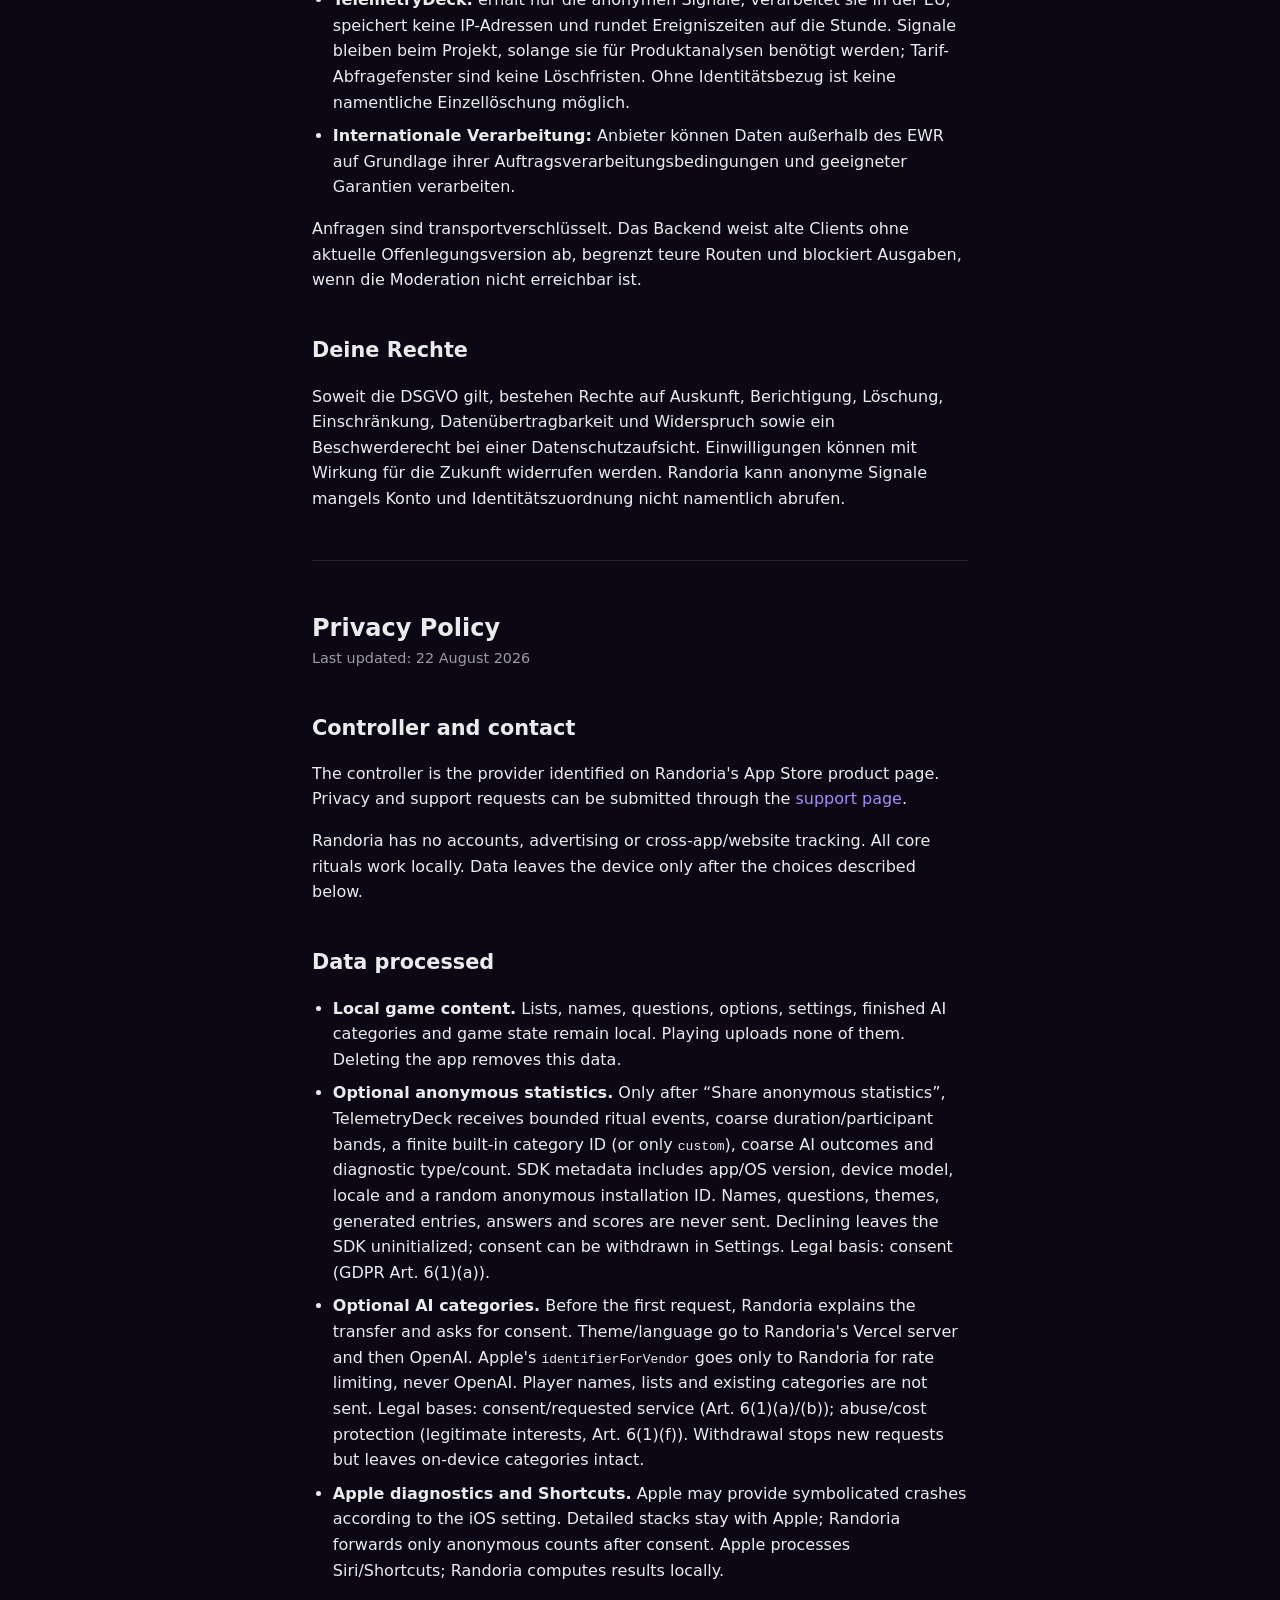
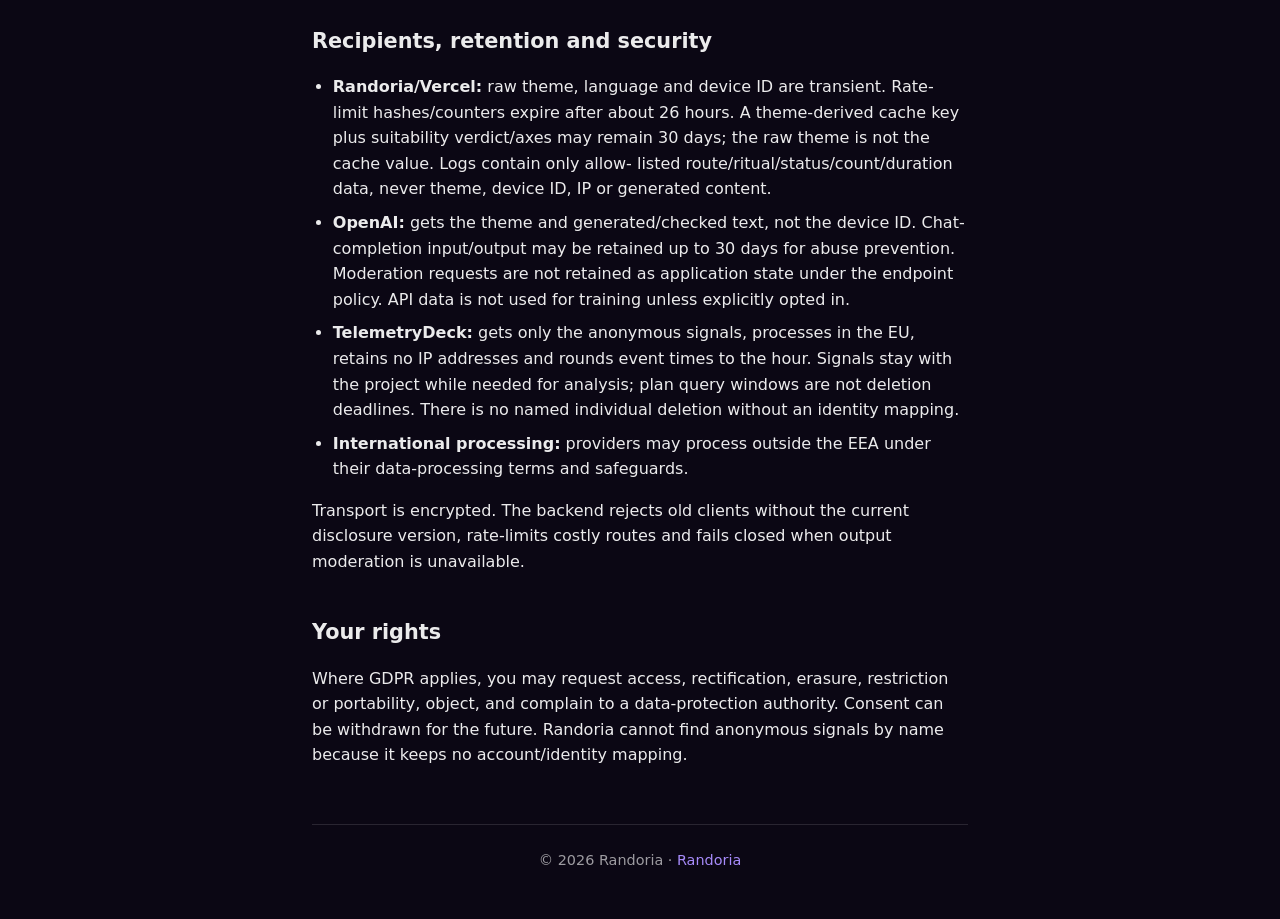
<file: randoria/privacy/index.html>
<!DOCTYPE html>
<html lang="de">
<head>
  <meta charset="utf-8">
  <meta name="viewport" content="width=device-width, initial-scale=1">
  <title>Datenschutz — Randoria</title>
  <meta name="description" content="Datenschutzerklärung der Randoria-App: keine Konten, keine Werbung, kein Tracking; optionale anonyme Statistiken und KI-Kategorien erst nach Einwilligung.">
  <link rel="canonical" href="https://suthi17.github.io/randoria/privacy/">
  <link rel="stylesheet" href="../styles.css">
  <link rel="icon" href="../icon.png">
</head>
<body>
  <div class="wrap">
    <a class="back" href="../">← Randoria</a>

    <article>
      <h1>Datenschutzerklärung</h1>
      <p class="updated">Stand: 22. August 2026</p>

      <h2>Verantwortlicher und Kontakt</h2>
      <p>Verantwortlicher ist der Anbieter, der auf Randorias
      App-Store-Produktseite genannt wird. Datenschutz- und Supportanfragen
      können über die <a href="../#support">Support-Seite</a> gestellt werden.</p>

      <p>Randoria kommt ohne Konten, Werbung und Nachverfolgung über Apps oder
      Websites hinweg aus. Alle Kernrituale funktionieren lokal. Daten
      verlassen das Gerät nur nach den unten beschriebenen Entscheidungen.</p>

      <h2>Verarbeitete Daten</h2>
      <ul>
        <li><strong>Lokale Spielinhalte.</strong> Listen, Namen, Fragen,
        Optionen, Einstellungen, fertige KI-Kategorien und Spielstände bleiben
        lokal. Beim Spielen wird nichts davon hochgeladen. Das Löschen der App
        entfernt diese Daten.</li>
        <li><strong>Optionale anonyme Statistiken.</strong> Erst nach
        „Anonyme Statistiken teilen“ erhält TelemetryDeck begrenzte Ereignisse:
        Ritual, grobe Dauer und Gruppengröße, feste ID einer genutzten
        mitgelieferten Kategorie (oder nur <code>custom</code>), grobes
        KI-Anfrageergebnis sowie Diagnoseart/-anzahl. Dazu kommen App-/iOS-
        Version, Gerätemodell, Region/Sprache und eine zufällige anonyme
        Installationskennung. Namen, Fragen, Themen, erzeugte Einträge,
        Antworten und Punktestände werden nie gesendet. Bei Ablehnung startet
        das SDK nicht. Widerruf ist jederzeit in den Einstellungen möglich.
        Rechtsgrundlage: Einwilligung (Art. 6 Abs. 1 lit. a DSGVO).</li>
        <li><strong>Optionale KI-Kategorien.</strong> Vor der ersten Anfrage
        erklärt Randoria die Weitergabe und fragt nach Einwilligung. Thema und
        Sprache gehen an Randorias Server bei Vercel und danach an OpenAI.
        Apples <code>identifierForVendor</code> geht nur zur Ratenbegrenzung an
        Randoria, nicht an OpenAI. Spielernamen, Listen und bestehende
        Kategorien werden nicht gesendet. Rechtsgrundlagen: Einwilligung und
        Bereitstellung der gewünschten Funktion (Art. 6 Abs. 1 lit. a/b),
        Missbrauchs- und Kostenschutz als berechtigtes Interesse (lit. f).
        Ein Widerruf stoppt neue Anfragen; lokal gespeicherte Kategorien bleiben.</li>
        <li><strong>Apple-Diagnosen und Kurzbefehle.</strong> Apple kann gemäß
        der iOS-Einstellung symbolizierte Absturzberichte bereitstellen.
        Detaillierte Aufrufstapel bleiben bei Apple; Randoria übermittelt nach
        Einwilligung nur anonyme Diagnoseanzahlen. Siri/Kurzbefehle verarbeitet
        Apple nach seinen Bedingungen, das Ritualergebnis entsteht lokal.</li>
      </ul>

      <h2>Empfänger, Speicherdauer und Sicherheit</h2>
      <ul>
        <li><strong>Randoria/Vercel:</strong> Rohes Thema, Sprache und Geräte-ID
        werden vorübergehend verarbeitet. Ratenlimit-Hashes/Zähler laufen nach
        etwa 26 Stunden ab. Ein themenabgeleiteter Cache-Schlüssel samt
        Eignungsurteil/Achsen kann 30 Tage bleiben; der rohe Themenwortlaut ist
        kein Cachewert. Logs enthalten nur freigegebene Route-/Ritual-/Status-
        und Dauerangaben, nie Thema, Geräte-ID, IP oder erzeugten Inhalt.</li>
        <li><strong>OpenAI:</strong> erhält Thema und erzeugte/geprüfte Texte,
        nicht die Geräte-ID. Ein-/Ausgaben von
        <code>/v1/chat/completions</code> können zur Missbrauchsprävention bis
        zu 30 Tage gespeichert werden. Moderationsanfragen werden laut
        Endpunktregel nicht als Anwendungszustand gespeichert. API-Daten dienen
        ohne ausdrückliches Opt-in nicht dem Modelltraining.</li>
        <li><strong>TelemetryDeck:</strong> erhält nur die anonymen Signale,
        verarbeitet sie in der EU, speichert keine IP-Adressen und rundet
        Ereigniszeiten auf die Stunde. Signale bleiben beim Projekt, solange
        sie für Produktanalysen benötigt werden; Tarif-Abfragefenster sind
        keine Löschfristen. Ohne Identitätsbezug ist keine namentliche
        Einzellöschung möglich.</li>
        <li><strong>Internationale Verarbeitung:</strong> Anbieter können Daten
        außerhalb des EWR auf Grundlage ihrer Auftragsverarbeitungsbedingungen
        und geeigneter Garantien verarbeiten.</li>
      </ul>
      <p>Anfragen sind transportverschlüsselt. Das Backend weist alte Clients
      ohne aktuelle Offenlegungsversion ab, begrenzt teure Routen und blockiert
      Ausgaben, wenn die Moderation nicht erreichbar ist.</p>

      <h2>Deine Rechte</h2>
      <p>Soweit die DSGVO gilt, bestehen Rechte auf Auskunft, Berichtigung,
      Löschung, Einschränkung, Datenübertragbarkeit und Widerspruch sowie ein
      Beschwerderecht bei einer Datenschutzaufsicht. Einwilligungen können mit
      Wirkung für die Zukunft widerrufen werden. Randoria kann anonyme Signale
      mangels Konto und Identitätszuordnung nicht namentlich abrufen.</p>
    </article>

    <hr class="divider">

    <article lang="en" id="english">
      <h1>Privacy Policy</h1>
      <p class="updated">Last updated: 22 August 2026</p>

      <h2>Controller and contact</h2>
      <p>The controller is the provider identified on Randoria's App Store
      product page. Privacy and support requests can be submitted through the
      <a href="../#support">support page</a>.</p>

      <p>Randoria has no accounts, advertising or cross-app/website tracking.
      All core rituals work locally. Data leaves the device only after the
      choices described below.</p>

      <h2>Data processed</h2>
      <ul>
        <li><strong>Local game content.</strong> Lists, names, questions,
        options, settings, finished AI categories and game state remain local.
        Playing uploads none of them. Deleting the app removes this data.</li>
        <li><strong>Optional anonymous statistics.</strong> Only after “Share
        anonymous statistics”, TelemetryDeck receives bounded ritual events,
        coarse duration/participant bands, a finite built-in category ID (or
        only <code>custom</code>), coarse AI outcomes and diagnostic type/count.
        SDK metadata includes app/OS version, device model, locale and a random
        anonymous installation ID. Names, questions, themes, generated entries,
        answers and scores are never sent. Declining leaves the SDK
        uninitialized; consent can be withdrawn in Settings. Legal basis:
        consent (GDPR Art. 6(1)(a)).</li>
        <li><strong>Optional AI categories.</strong> Before the first request,
        Randoria explains the transfer and asks for consent. Theme/language go
        to Randoria's Vercel server and then OpenAI. Apple's
        <code>identifierForVendor</code> goes only to Randoria for rate limiting,
        never OpenAI. Player names, lists and existing categories are not sent.
        Legal bases: consent/requested service (Art. 6(1)(a)/(b)); abuse/cost
        protection (legitimate interests, Art. 6(1)(f)). Withdrawal stops new
        requests but leaves on-device categories intact.</li>
        <li><strong>Apple diagnostics and Shortcuts.</strong> Apple may provide
        symbolicated crashes according to the iOS setting. Detailed stacks stay
        with Apple; Randoria forwards only anonymous counts after consent.
        Apple processes Siri/Shortcuts; Randoria computes results locally.</li>
      </ul>

      <h2>Recipients, retention and security</h2>
      <ul>
        <li><strong>Randoria/Vercel:</strong> raw theme, language and device ID
        are transient. Rate-limit hashes/counters expire after about 26 hours.
        A theme-derived cache key plus suitability verdict/axes may remain 30
        days; the raw theme is not the cache value. Logs contain only allow-
        listed route/ritual/status/count/duration data, never theme, device ID,
        IP or generated content.</li>
        <li><strong>OpenAI:</strong> gets the theme and generated/checked text,
        not the device ID. Chat-completion input/output may be retained up to
        30 days for abuse prevention. Moderation requests are not retained as
        application state under the endpoint policy. API data is not used for
        training unless explicitly opted in.</li>
        <li><strong>TelemetryDeck:</strong> gets only the anonymous signals,
        processes in the EU, retains no IP addresses and rounds event times to
        the hour. Signals stay with the project while needed for analysis; plan
        query windows are not deletion deadlines. There is no named individual
        deletion without an identity mapping.</li>
        <li><strong>International processing:</strong> providers may process
        outside the EEA under their data-processing terms and safeguards.</li>
      </ul>
      <p>Transport is encrypted. The backend rejects old clients without the
      current disclosure version, rate-limits costly routes and fails closed
      when output moderation is unavailable.</p>

      <h2>Your rights</h2>
      <p>Where GDPR applies, you may request access, rectification, erasure,
      restriction or portability, object, and complain to a data-protection
      authority. Consent can be withdrawn for the future. Randoria cannot find
      anonymous signals by name because it keeps no account/identity mapping.</p>
    </article>

    <footer>© 2026 Randoria · <a href="../">Randoria</a></footer>
  </div>
</body>
</html>
</file>
<file: kaimozhi/styles.css>
/* Palette aus dem App-Symbol gemessen (siehe KaiMozhi/Design/Theme.swift):
   Kungumam-Rot als Grund, Kurkuma-Gold für Handlung, Sandel für Schrift.
   Kein Weiß, kein Blau, kein Grün. */
:root {
  --bg: #3a0108;
  --surface: #52010a;
  --border: rgba(233, 171, 68, 0.28);
  --gold: #e9ab44;
  --gold-bright: #fcd84c;
  --text: #edd5a8;
  --muted: #cdae7e;
  --dim: #a3865e;
}

* { margin: 0; padding: 0; box-sizing: border-box; }

body {
  font-family: -apple-system, system-ui, "Segoe UI", sans-serif;
  background-color: var(--bg);
  background-image:
    radial-gradient(55rem 38rem at 0% 30%, rgba(143, 10, 11, 0.55), transparent 65%),
    radial-gradient(40rem 30rem at 110% 110%, rgba(82, 1, 10, 0.9), transparent 60%);
  background-attachment: fixed;
  color: var(--text);
  line-height: 1.6;
  min-height: 100vh;
}

.wrap {
  max-width: 44rem;
  margin: 0 auto;
  padding: 4rem 1rem 3rem;
}

header.hero { text-align: center; margin-bottom: 3rem; }

.hero img {
  width: 8rem;
  height: 8rem;
  border-radius: 1.8rem;
  box-shadow: 0 1rem 3rem rgba(0, 0, 0, 0.45);
}

h1, h2 {
  font-family: "New York", ui-serif, Georgia, serif;
  font-weight: 600;
  color: var(--text);
  line-height: 1.25;
}

h1 { font-size: 2.4rem; margin-top: 1.2rem; }
/* „Datenschutzerklärung“ ist ein langes Wort: auf Handybreite kleiner und
   notfalls getrennt, statt über den Rand zu laufen. */
article h1 { font-size: clamp(1.5rem, 7.5vw, 2rem); margin-top: 0; hyphens: auto; overflow-wrap: break-word; }
h2 { font-size: 1.3rem; margin: 2.2rem 0 0.7rem; }

.tagline { color: var(--muted); font-size: 1.1rem; margin-top: 0.3rem; }

p, li { color: var(--text); }
p + p { margin-top: 0.8rem; }
ul { padding-left: 1.2rem; }
li + li { margin-top: 0.6rem; }
strong { color: var(--gold); font-weight: 600; }
code { font-size: 0.9em; color: var(--muted); }

a { color: var(--gold); text-decoration-thickness: 1px; text-underline-offset: 2px; }
a:hover { color: var(--gold-bright); }

.traits { list-style: none; padding: 0; }
.traits li {
  background: var(--surface);
  border: 1px solid var(--border);
  border-radius: 0.8rem;
  padding: 0.8rem 1rem;
}

.back { display: inline-block; margin-bottom: 2rem; text-decoration: none; }
.updated { color: var(--dim); font-size: 0.9rem; margin-top: 0.3rem; }
.lang-note { color: var(--muted); }

hr.divider {
  border: 0;
  height: 1px;
  background: var(--border);
  margin: 3rem 0;
}

footer {
  margin-top: 3rem;
  text-align: center;
  color: var(--dim);
  font-size: 0.9rem;
}
footer a { color: var(--muted); }
</file>
<file: randoria/styles.css>
:root {
  --bg: #0b0714;
  --card: rgba(255, 255, 255, 0.06);
  --border: rgba(255, 255, 255, 0.12);
  --text: rgba(255, 255, 255, 0.92);
  --muted: rgba(255, 255, 255, 0.6);
  --accent: #a78bfa;
}

* { margin: 0; padding: 0; box-sizing: border-box; }

body {
  font-family: ui-rounded, -apple-system, system-ui, "Segoe UI", sans-serif;
  background-color: var(--bg);
  background-image:
    radial-gradient(60rem 40rem at 15% -10%, rgba(124, 58, 237, 0.35), transparent 60%),
    radial-gradient(50rem 35rem at 110% 20%, rgba(217, 70, 239, 0.22), transparent 60%),
    radial-gradient(45rem 40rem at 50% 110%, rgba(190, 24, 93, 0.25), transparent 60%);
  background-attachment: fixed;
  color: var(--text);
  line-height: 1.6;
  min-height: 100vh;
}

.wrap {
  max-width: 44rem;
  margin: 0 auto;
  padding: 4rem 1.5rem 3rem;
}

header.hero { text-align: center; margin-bottom: 3.5rem; }

.hero img {
  width: 8rem;
  height: 8rem;
  border-radius: 1.8rem;
  box-shadow: 0 0 3rem rgba(167, 139, 250, 0.45);
}

.hero h1 {
  font-size: 2.6rem;
  font-weight: 800;
  margin-top: 1.2rem;
  letter-spacing: -0.02em;
}

.hero p.tagline {
  font-size: 1.15rem;
  color: var(--muted);
  margin-top: 0.4rem;
}

h2 {
  font-size: 1.3rem;
  font-weight: 700;
  margin: 2.6rem 0 1rem;
}

.modes {
  display: grid;
  grid-template-columns: repeat(auto-fit, minmax(12rem, 1fr));
  gap: 0.8rem;
}

.card {
  background: var(--card);
  border: 1px solid var(--border);
  border-radius: 1.1rem;
  padding: 1rem 1.1rem;
  backdrop-filter: blur(8px);
}

.card strong { display: block; margin-bottom: 0.15rem; }
.card span { color: var(--muted); font-size: 0.92rem; }

ul.traits { list-style: none; }
ul.traits li { padding: 0.3rem 0; color: var(--muted); }
ul.traits li::before { content: "✦ "; color: var(--accent); }

a { color: var(--accent); text-decoration: none; }
a:hover { text-decoration: underline; }

.divider {
  border: none;
  border-top: 1px solid var(--border);
  margin: 3rem 0;
}

footer {
  margin-top: 3.5rem;
  padding-top: 1.5rem;
  border-top: 1px solid var(--border);
  color: var(--muted);
  font-size: 0.9rem;
  text-align: center;
}

article p, article ul { margin-bottom: 1rem; color: var(--text); }
article ul { padding-left: 1.3rem; }
article li { margin-bottom: 0.5rem; }
article li strong { color: var(--text); }
.updated { color: var(--muted); font-size: 0.9rem; margin-bottom: 1.6rem; }
.back { display: inline-block; margin-bottom: 2rem; }
.lang-note { color: var(--muted); font-size: 0.95rem; }
</file>
